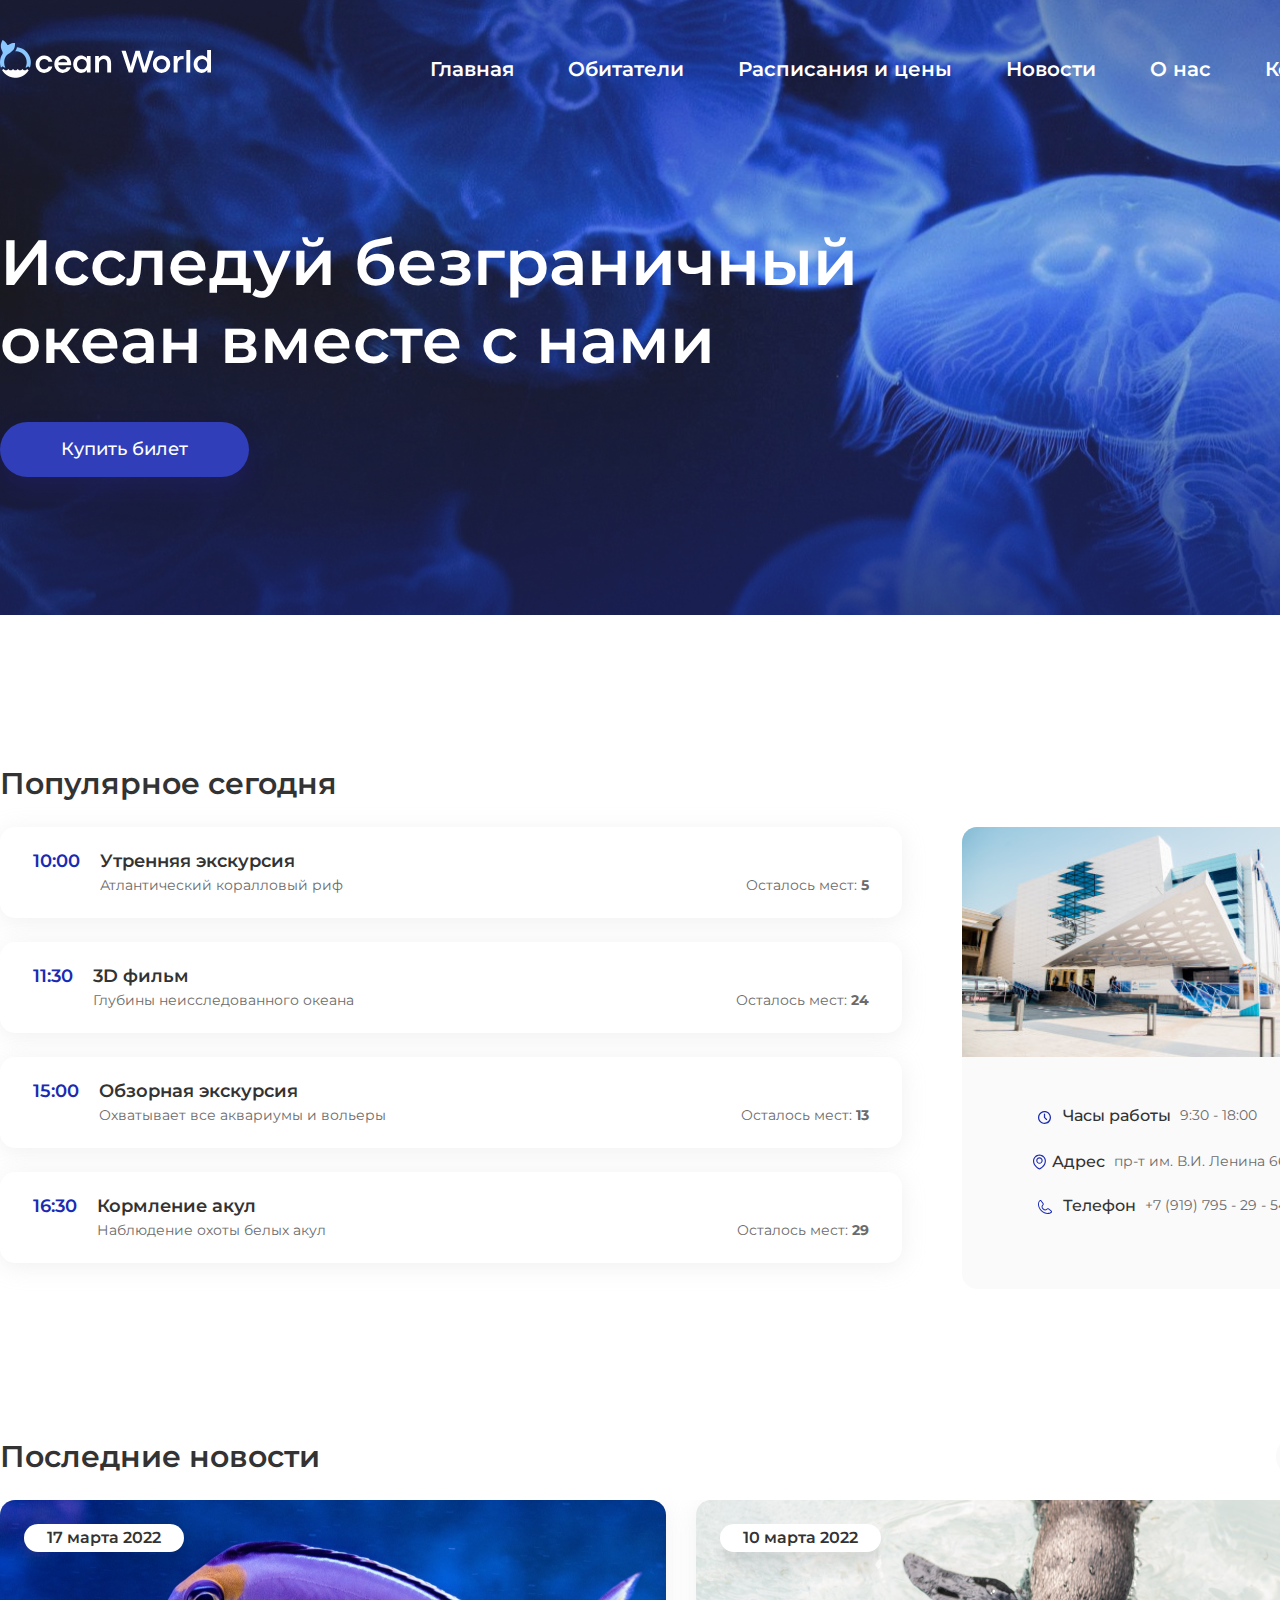
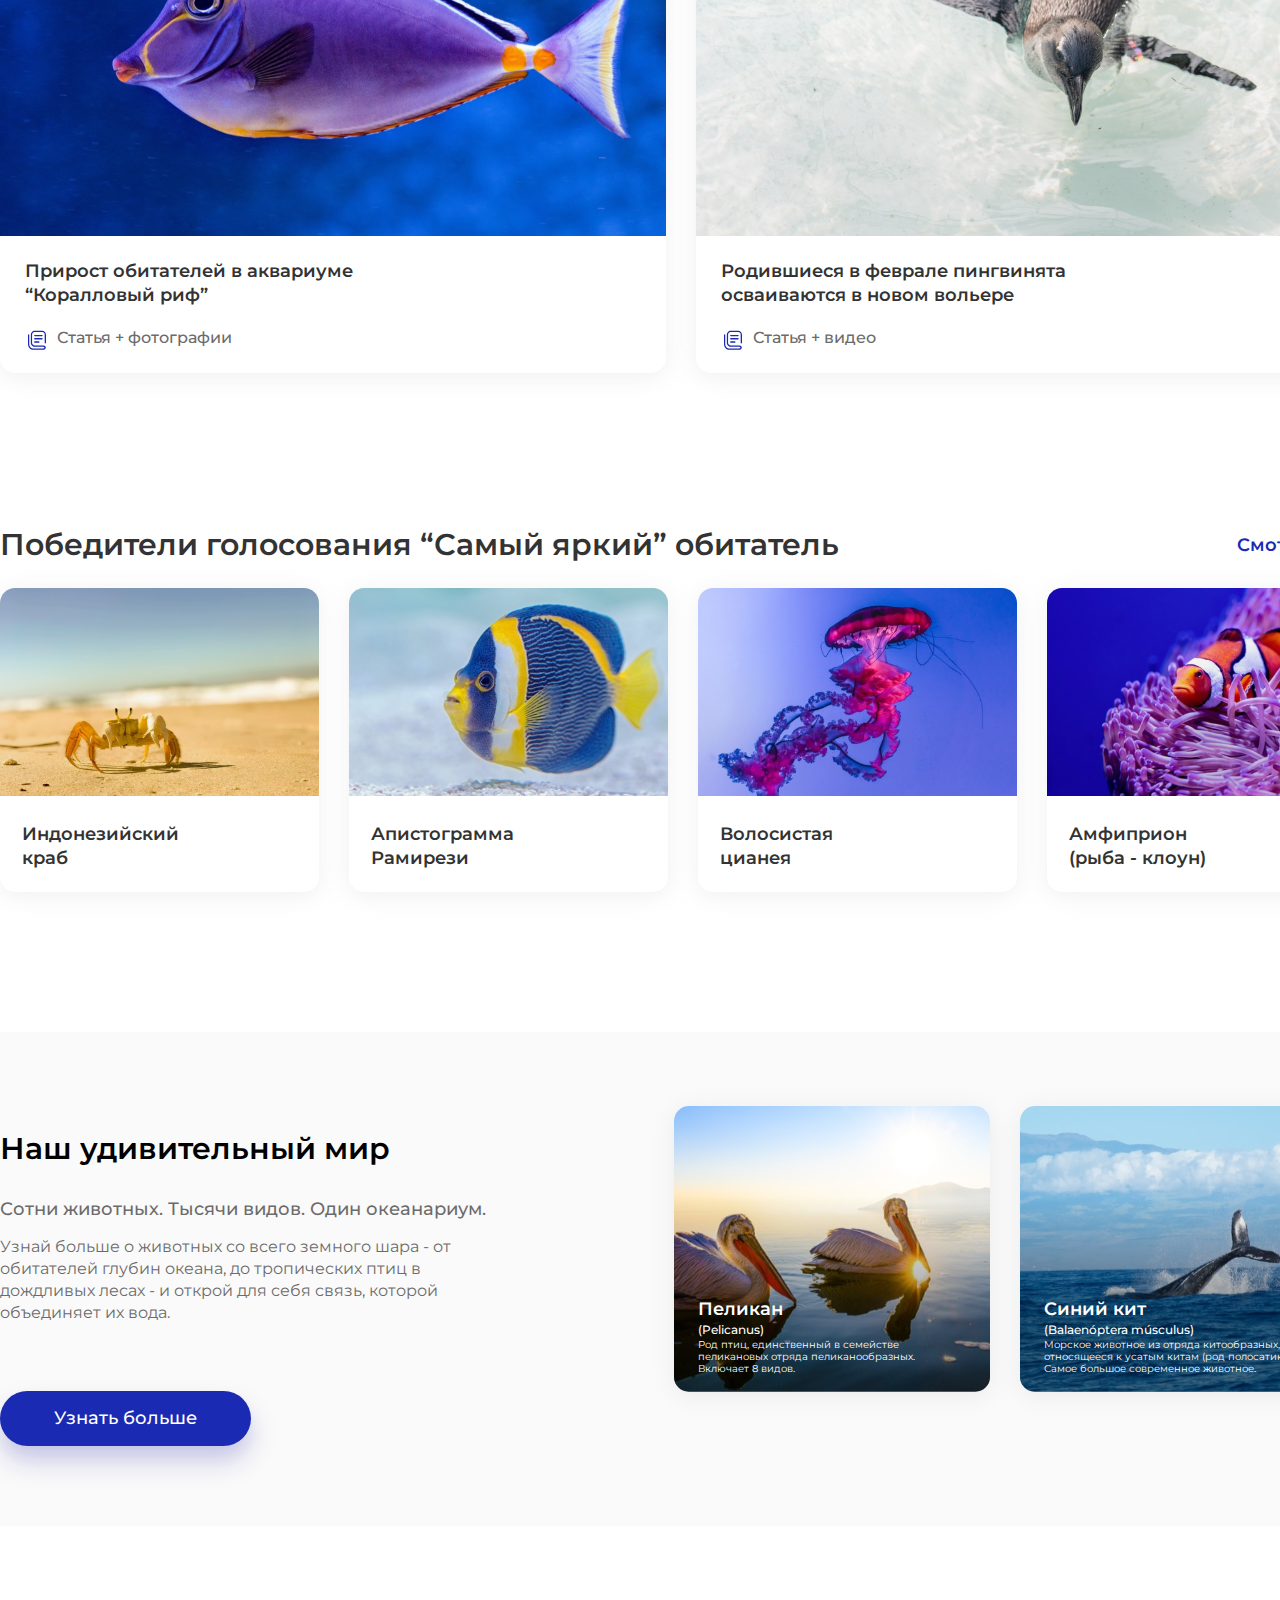
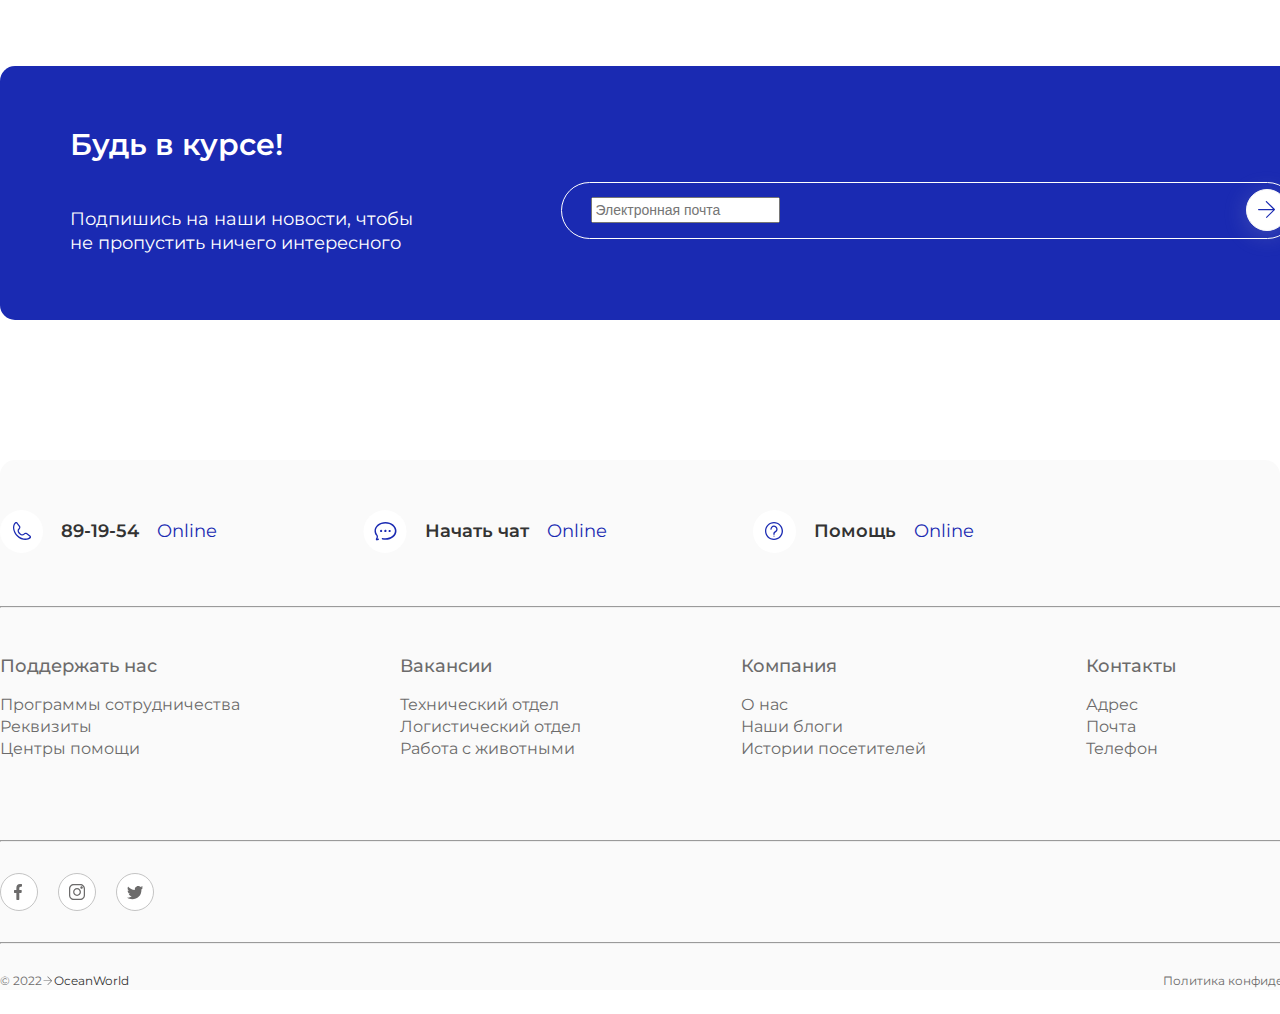
<file: homepage.html>
<!doctype html>
<html lang="ru">

<head>
    <meta charset="utf-8">
    <meta name="viewport" content="width=device-width, initial-scale=1">
    <title>Ocean World</title>
    <link rel="stylesheet" href="./css/generalStyle.css">
    <link rel="stylesheet" href="./css/homepageStyle.css">
    <link rel="stylesheet" href="./css/footerStyle.css">
    <link href="https://fonts.googleapis.com/css?family=Montserrat: 100, 200, 300, 400, 500, 600" rel="stylesheet">
</head>

<body leftmargin="0">
    <div class="header-home-page header-home-page-gradient">
        <div class="content content-header">
            <nav>
                <a class="nav-logo" href="#">
                    <img src="./img/logotype.svg" alt="">
                </a>

                <ul class="navbar-nav">
                    <li class="nav-item">
                        <a class="nav-link semibold-text" href="./homepage.html">Главная</a>
                    </li>
                    <li class="nav-item">
                        <a class="nav-link semibold-text" href="./inhabitantspage.html">Обитатели</a>
                    </li>
                    <li class="nav-item">
                        <a class="nav-link semibold-text" href="#">Расписания и цены</a>
                    </li>
                    <li class="nav-item">
                        <a class="nav-link semibold-text" href="#">Новости</a>
                    </li>
                    <li class="nav-item">
                        <a class="nav-link semibold-text" href="#">О нас</a>
                    </li>
                    <li class="nav-item">
                        <a class="nav-link semibold-text" href="#">Контакты</a>
                    </li>
                </ul>
            </nav>

            <div class="start-info">
                <h1 class="start-info-text">Исследуй безграничный океан вместе с нами</h1>

                <button class="button-fullfill start-info-button">Купить билет</button>
            </div>
        </div>
    </div>

    <div class="popular-today-block">
        <div class="content content-popular-today">
            <h2 class="main-text">Популярное сегодня</h2>

            <div class="popular-today-schedule">

                <div class="popular-today-cardlist">

                    <div class="popular-today-card text-body18 semibold-text main-text">
                        <div class="popular-today-time">10:00</div>
                        <div class="popular-today-description">
                            <div class="popular-today-description-header">Утренняя экскурсия</div>
                            <div class="text-body14 regular-text secondary-text">Атлантический коралловый риф</div>
                        </div>
                        <div class="popular-today-informaton text-body14 regular-text secondary-text">Осталось мест:
                            <b>5</b>
                        </div>
                    </div>

                    <div class="popular-today-card text-body18 semibold-text main-text">
                        <div class="popular-today-time">11:30</div>
                        <div class="popular-today-description">
                            <div class="popular-today-description-header">3D фильм</div>
                            <div class="text-body14 regular-text secondary-text">Глубины неисследованного океана</div>
                        </div>
                        <div class="popular-today-informaton text-body14 regular-text secondary-text">Осталось мест:
                            <b>24</b>
                        </div>
                    </div>

                    <div class="popular-today-card text-body18 semibold-text main-text">
                        <div class="popular-today-time">15:00</div>
                        <div class="popular-today-description">
                            <div class="popular-today-description-header">Обзорная экскурсия</div>
                            <div class="text-body14 regular-text secondary-text">Охватывает все аквариумы и вольеры
                            </div>
                        </div>
                        <div class="popular-today-informaton text-body14 regular-text secondary-text">Осталось мест:
                            <b>13</b>
                        </div>
                    </div>

                    <div class="popular-today-card text-body18 semibold-text main-text">
                        <div class="popular-today-time">16:30</div>
                        <div class="popular-today-description">
                            <div class="popular-today-description-header">Кормление акул</div>
                            <div class="text-body14 regular-text secondary-text">Наблюдение охоты белых акул</div>
                        </div>
                        <div class="popular-today-informaton text-body14 regular-text secondary-text">Осталось мест:
                            <b>29</b>
                        </div>
                    </div>

                </div>

                <div class="popular-today-infolist">
                    <img src="./img/homepage/infoimg.svg" alt="">

                    <div class="container-popular-today-infolist">
                        <div class="popular-today-infolist-block">

                            <div class="popular-today-infolist-item">
                                <img src="./img/homepage/clock icon.svg" alt="">
                                <div class="popular-today-infolist-item-title text-body16 medium-text main-text">Часы
                                    работы</div>
                                <div
                                    class="popular-today-infolist-item-information text-body14 regular-text secondary-text">
                                    9:30 - 18:00</div>
                            </div>

                            <div class="popular-today-infolist-item">
                                <img src="./img/homepage/Vector.svg" alt="">
                                <div class="popular-today-infolist-item-title text-body16 medium-text main-text">Адрес
                                </div>
                                <div
                                    class="popular-today-infolist-item-information text-body14 regular-text secondary-text">
                                    пр-т им. В.И. Ленина 66а</div>
                            </div>

                            <div class="popular-today-infolist-item">
                                <img src="./img/homepage/call icon.svg" alt="">
                                <div class="popular-today-infolist-item-title text-body16 medium-text main-text">Телефон
                                </div>
                                <div
                                    class="popular-today-infolist-item-information text-body14 regular-text secondary-text">
                                    +7 (919) 795 - 29 - 54</div>
                            </div>
                        </div>

                    </div>
                </div>

            </div>
        </div>
    </div>

    <div class="news-block">
        <div class="content content-news">
            <div class="news-start-block">
                <h2 class="main-text">Последние новости</h2>

                <div class="news-start-button-block">
                    <button id="button-arrow-left" class="button-arrow button-arrow-active button-arrow-left"></button>
                    <button id="button-arrow-right" class="button-arrow button-arrow-default button-arrow-right-default"></button>
                </div>
            </div>

            <div class="news-cardlist">

                <div class="news-card">
                    <div class="news-card-img-block">
                        <div class="news-card-img-data text-body16 semibold-text main-text">17 марта 2022</div>
                        <img class="news-card-img" src="./img/homepage/newsCard1.svg" alt="">
                    </div>

                    <div class="news-card-text-block">
                        <div class="text-body18 semibold-text main-text news-card-text-header">Прирост обитателей в
                            аквариуме “Коралловый риф”
                        </div>
                        <div class="news-card-description">
                            <img src="./img/homepage/IconNews.svg" alt="">
                            <div class="news-card-description-text text-body16 medium-text secondary-text">Статья +
                                фотографии</div>
                        </div>
                    </div>
                </div>


                <div class="news-card">
                    <div class="news-card-img-block">
                        <div class="news-card-img-data text-body16 semibold-text main-text">10 марта 2022</div>
                        <img class="news-card-img" src="./img/homepage/newsCard2.svg" alt="">
                    </div>

                    <div class="news-card-text-block">
                        <div class="text-body18 semibold-text main-text news-card-text-header">Родившиеся в феврале
                            пингвинята осваиваются в
                            новом
                            вольере</div>
                        <div class="news-card-description">
                            <img src="./img/homepage/IconNews.svg" alt="">
                            <div class="news-card-description-text text-body16 medium-text secondary-text">Статья +
                                видео
                            </div>
                        </div>
                    </div>
                </div>

                <div class="news-card">
                    <div class="news-card-img-block">
                        <div class="news-card-img-data text-body16 semibold-text main-text">9 марта 2022</div>
                        <img class="news-card-img" src="./img/homepage/newsCard3.svg" alt="">
                    </div>

                    <div class="news-card-text-block">
                        <div class="text-body18 semibold-text main-text news-card-text-header">Австралийские медузы в новом доме
                        </div>
                        <div class="news-card-description">
                            <img src="./img/homepage/IconNews.svg" alt="">
                            <div class="news-card-description-text text-body16 medium-text secondary-text">Статья +
                                фотографии</div>
                        </div>
                    </div>
                </div>

                <div class="news-card">
                    <div class="news-card-img-block">
                        <div class="news-card-img-data text-body16 semibold-text main-text">7 марта 2022</div>
                        <img class="news-card-img" src="./img/homepage/newsCard4.svg" alt="">
                    </div>

                    <div class="news-card-text-block">
                        <div class="text-body18 semibold-text main-text news-card-text-header">Статья “Удивительная жизнь скатов”
                        </div>
                        <div class="news-card-description">
                            <img src="./img/homepage/IconNews.svg" alt="">
                            <div class="news-card-description-text text-body16 medium-text secondary-text">Статья +
                                видео</div>
                        </div>
                    </div>
                </div>

                <div class="news-card">
                    <div class="news-card-img-block">
                        <div class="news-card-img-data text-body16 semibold-text main-text">5 марта 2022</div>
                        <img class="news-card-img" src="./img/homepage/newsCard5.svg" alt="">
                    </div>

                    <div class="news-card-text-block">
                        <div class="text-body18 semibold-text main-text news-card-text-header">Морские котики покорили сердца
японских туристов
                        </div>
                        <div class="news-card-description">
                            <img src="./img/homepage/IconNews.svg" alt="">
                            <div class="news-card-description-text text-body16 medium-text secondary-text">Статья +
                                фотографии</div>
                        </div>
                    </div>
                </div>

                <div class="news-card">
                    <div class="news-card-img-block">
                        <div class="news-card-img-data text-body16 semibold-text main-text">3 марта 2022</div>
                        <img class="news-card-img" src="./img/homepage/newsCard6.svg" alt="">
                    </div>

                    <div class="news-card-text-block">
                        <div class="text-body18 semibold-text main-text news-card-text-header">Сезон купания с дельфинами 
открыт
                        </div>
                        <div class="news-card-description">
                            <img src="./img/homepage/IconNews.svg" alt="">
                            <div class="news-card-description-text text-body16 medium-text secondary-text">Статья +
                                видео</div>
                        </div>
                    </div>
                </div>

            </div>
        </div>
    </div>

    <div class="contest-block">
        <div class="content content-contest">
            <div class="contest-start-block">
                <h2 class="main-text">Победители голосования “Самый яркий” обитатель</h2>

                <a class="contest-watch-more text-body18 semibold-text" href="#">Смотреть всё</a>
            </div>

            <div class="contest-line-block">
                <div class="card-contest-competitor">
                    <img src="./img/homepage/contestCard1.svg" alt="">
                    <div class="card-contest-competitor-text text-body18 semibold-text main-text">Индонезийский краб
                    </div>
                </div>

                <div class="card-contest-competitor">
                    <img src="./img/homepage/contestCard2.svg" alt="">
                    <div class="card-contest-competitor-text text-body18 semibold-text main-text">Апистограмма Рамирези
                    </div>
                </div>

                <div class="card-contest-competitor">
                    <img src="./img/homepage/contestCard3.svg" alt="">
                    <div class="card-contest-competitor-text text-body18 semibold-text main-text">Волосистая цианея
                    </div>
                </div>

                <div class="card-contest-competitor">
                    <img src="./img/homepage/contestCard4.svg" alt="">
                    <div class="card-contest-competitor-text text-body18 semibold-text main-text">Амфиприон (рыба -
                        клоун)</div>
                </div>
            </div>
        </div>
    </div>

    <div class="about-block">
        <div class="content content-about">
            <div class="about-description">
                <h2 class="about-description-heading">Наш удивительный мир</h2>
                <div class="text-body18 medium-text secondary-text">Сотни животных. Тысячи видов. Один океанариум.</div>
                <div class="text-body16 regular-text secondary-text about-description-secondary-text">Узнай больше о
                    животных со всего земного шара - от обитателей глубин океана, до тропических птиц в
                    дождливых лесах -
                    и открой для себя связь, которой объединяет их вода.</div>
                <button class="button-fullfill about-description-button">Узнать больше</button>
            </div>

            <div class="about-cardlist">
                <div class="about-card">
                    <div class="about-card-content">
                        <div class="about-card-description">
                            <div class="text-body18 semibold-text">Пеликан</div>
                            <div class="text-body12 medium-text">(Pelicanus)</div>
                            <div class="text-body10 regular-text">Род птиц, единственный в семействе пеликановых отряда
                                пеликанообразных. Включает 8 видов.</div>
                        </div>
                        <img src="./img/homepage/aboutCard1.svg" alt="">
                    </div>
                </div>

                <div class="about-card">
                    <div class="about-card-content">
                        <div class="about-card-description">
                            <div class="text-body18 semibold-text">Синий кит</div>
                            <div class="text-body12 medium-text">(Balaenóptera músculus)</div>
                            <div class="text-body10 regular-text">Морское животное из отряда китообразных, относящееся к
                                усатым китам (род полосатиков). Самое большое современное животное.</div>
                        </div>
                        <img class="about-card-img" src="./img/homepage/aboutCard2.svg" alt="">
                    </div>
                </div>
            </div>
        </div>
    </div>
    <script src='https://ajax.googleapis.com/ajax/libs/jquery/3.2.1/jquery.min.js'></script>
    <script src="https://cdn.jsdelivr.net/npm/popper.js@1.16.0/dist/umd/popper.min.js"
        integrity="sha384-Q6E9RHvbIyZFJoft+2mJbHaEWldlvI9IOYy5n3zV9zzTtmI3UksdQRVvoxMfooAo" crossorigin="anonymous">
        </script>
    <script src="https://stackpath.bootstrapcdn.com/bootstrap/4.4.1/js/bootstrap.min.js"
        integrity="sha384-wfSDF2E50Y2D1uUdj0O3uMBJnjuUD4Ih7YwaYd1iqfktj0Uod8GCExl3Og8ifwB6" crossorigin="anonymous">
        </script>
    <script src="./js/homepage-script.js"></script>
</body>

<footer>
    <div class="subscription-block">
        <div class="content content-subscription">
            <div class="subscription-text">
                <h2 class="subscription-text-header">Будь в курсе!</h2>
                <div class="text-body18 regular-text">Подпишись на наши новости, чтобы
                    не пропустить ничего интересного</div>
            </div>

            <div class="subscription-form">
                <input class="text-body14 regular-text subscription-form-text email-input"
                    placeholder="Электронная почта"></input>
                <button class="subscription-form-button"></button>
            </div>
        </div>
    </div>

    <div class="footer-container">
        <div class="contact-block">
            <div class="content content-contact">
                <div class="contact-item">
                    <img class="contact-item-element" src="./img/phoneIcon.svg" alt="">
                    <div class="text-body18 semibold-text main-text contact-item-element">89-19-54</div>
                    <div class="text-body18 regular-text contact-item-status contact-item-element">Online</div>
                </div>

                <div class="contact-item">
                    <img class="contact-item-element" src="./img/chatIcon.svg" alt="">
                    <div class="text-body18 semibold-text main-text contact-item-element">Начать чат</div>
                    <div class="text-body18 regular-text contact-item-status contact-item-element">Online</div>
                </div>

                <div class="contact-item">
                    <img class="contact-item-element" src="./img/helpIcon.svg" alt="">
                    <div class="text-body18 semibold-text main-text contact-item-element">Помощь</div>
                    <div class="text-body18 regular-text contact-item-status contact-item-element">Online</div>
                </div>
            </div>
        </div>

        <hr class="footer-hr secondary-text">

        <div class="sections-block">
            <div class="content content-sections">
                <div class="section-item">
                    <div class="text-body18 medium-text secondary-text">Поддержать нас</div>
                    <div class="section-item-list">
                        <div class="text-body16 regular-text secondary-text section-item-list-point">Программы
                            сотрудничества</div>
                        <div class="text-body16 regular-text secondary-text section-item-list-point">Реквизиты</div>
                        <div class="text-body16 regular-text secondary-text section-item-list-point">Центры помощи</div>
                    </div>
                </div>

                <div class="section-item">
                    <div class="text-body18 medium-text secondary-text">Вакансии</div>
                    <div class="section-item-list">
                        <div class="text-body16 regular-text secondary-text section-item-list-point">Технический отдел
                        </div>
                        <div class="text-body16 regular-text secondary-text section-item-list-point">Логистический отдел
                        </div>
                        <div class="text-body16 regular-text secondary-text section-item-list-point">Работа с животными
                        </div>
                    </div>
                </div>

                <div class="section-item">
                    <div class="text-body18 medium-text secondary-text">Компания</div>
                    <div class="section-item-list">
                        <div class="text-body16 regular-text secondary-text section-item-list-point">О нас</div>
                        <div class="text-body16 regular-text secondary-text section-item-list-point">Наши блоги</div>
                        <div class="text-body16 regular-text secondary-text section-item-list-point">Истории посетителей
                        </div>
                    </div>
                </div>

                <div class="section-item">
                    <div class="text-body18 medium-text secondary-text">Контакты</div>
                    <div class="section-item-list">
                        <div class="text-body16 regular-text secondary-text section-item-list-point">Адрес</div>
                        <div class="text-body16 regular-text secondary-text section-item-list-point">Почта</div>
                        <div class="text-body16 regular-text secondary-text section-item-list-point">Телефон</div>
                    </div>
                </div>
            </div>
        </div>

        <hr class="footer-hr secondary-text">

        <div class="social-network-block">
            <div class="content content-social-network">
                <div class="social-netwok-item">
                    <img class="social-netwok-item-img" src="./img/facebbok icon.svg" alt="">
                </div>

                <div class="social-netwok-item">
                    <img class="social-netwok-item-img" src="./img/instagram icon.svg" alt="">
                </div>

                <div class="social-netwok-item">
                    <img class="social-netwok-item-img" src="./img/twitter icon.svg" alt="">
                </div>
            </div>
        </div>

        <hr class="footer-hr secondary-text">

        <div class="info-block">
            <div class="content content-info">
                <div class="text-body12 regular-text secondary-text">© 2022</div>
                <img src="./img/arrowIconFooter.svg" alt="">
                <div class="text-body12 regular-text main-text">OceanWorld</div>
                <div class="text-body12 regular-text secondary-text content-info-privacy-policy">Политика
                    конфиденциальности
                </div>
            </div>
        </div>
    </div>
</footer>

</html>
</file>
<file: css/generalStyle.css>
body,
footer {
    font-family: 'Montserrat', sans-serif !important;
    font-style: normal;
    margin: 0;

    user-select: none;
    -ms-user-select: none;
    -moz-user-select: none;
    -khtml-user-select: none;
    -webkit-user-select: none;
}

.content {
    width: 1366px;
    margin-left: auto;
    margin-right: auto;
}

/*----------------------- СТИЛИ ТЕКСТА ------------------------------ */
h1 {
    font-weight: 600;
    font-size: 64px;
    line-height: 78px;
}

h2 {
    font-weight: 600;
    font-size: 30px;
    line-height: 36px;
}

h3 {
    font-weight: 600;
    font-size: 24px;
    line-height: 30px;
}

h4 {
    font-weight: 600;
    font-size: 20px;
    line-height: 26px;
}

.text-body18 {
    font-size: 18px;
    line-height: 24px;
}

.text-body16 {
    font-size: 16px;
    line-height: 22px;
}

.text-body14 {
    font-size: 14px;
    line-height: 20px;
}

.text-body12 {
    font-size: 12px;
    line-height: 18px;
}

.text-body10 {
    font-size: 10px;
    line-height: 12px;
}

.semibold-text {
    font-weight: 600;
}

.medium-text {
    font-weight: 500;
}

.regular-text {
    font-weight: 400;
}

.main-text {
    color: #333333;
}

.secondary-text {
    color: #6C6B6B
}

/*----------------------- СТИЛИ КНОПОК ------------------------------ */
.button-fullfill {
    background: #1A2AB2;
    box-shadow: 0px 16px 28px rgba(23, 20, 160, 0.18), 0px 10px 16px rgba(23, 20, 160, 0.06);
    border-radius: 50px;
    border-style: none;

    font-family: 'Montserrat', sans-serif !important;
    font-weight: 500;
    font-size: 18px;
    line-height: 24px;
    text-align: center;
    color: #FFFFFF;

    flex: none;
    order: 0;
    flex-grow: 0;
}

.button-fullfill:hover {
    background: #384CF6;
    box-shadow: 0px 16px 28px rgba(23, 20, 160, 0.18), 0px 10px 16px rgba(23, 20, 160, 0.06);
    border-radius: 50px;
    cursor: pointer;
}

.button-only-border {
    background-color: #FFFFFF;
    border-radius: 50px;
    border-style: none;

    font-family: 'Montserrat', sans-serif !important;
    font-weight: 500;
    font-size: 16px;
    line-height: 22px;
    text-align: center;

    flex: none;
    order: 0;
    flex-grow: 0;
}

.button-only-border-active{
    border: 1px solid #1A2AB2;
    color: #1A2AB2;
}

.button-only-border-disabled{
    border: 1px solid #C4C4C4;
    color: #6C6B6B;
}

.button-only-border:hover {
    border: 1px solid #384CF6;
    color: #384CF6;
    cursor: pointer;
}

.button-arrow {
    border-radius: 43px;

    width: 43px;
    height: 43px;
}

.button-arrow-active {
    background: #FFFFFF;
    border: 1px solid #FAFAFA;
    box-shadow: 0px 3.89312px 23.3587px rgba(189, 189, 189, 0.23);
}

.button-arrow-active:hover {
    background: #7EC1FF;
    cursor: pointer;
}

.button-arrow-default {
    background: #FAFAFA;
    border: 1px solid #FAFAFA;
}

.button-arrow-left {
    background-image: url(../img/leftArrowIcon.svg);
    background-repeat: no-repeat;
    background-position: center;
}

.button-arrow-left:hover {
    background-image: url(../img/leftArrowIconHOVER.svg);
    background-repeat: no-repeat;
    background-position: center;
    cursor: pointer;
}

.button-arrow-left-default {
    background-image: url(../img/leftArrowIconDefault.svg);
    background-repeat: no-repeat;
    background-position: center;
}

.button-arrow-right {
    background-image: url(../img/rightArrowIcon.svg);
    background-repeat: no-repeat;
    background-position: center;
}

.button-arrow-right:hover {
    background-image: url(../img/rightArrowIconHOVER.svg);
    background-repeat: no-repeat;
    background-position: center;
    cursor: pointer;
}

.button-arrow-right-default {
    background-image: url(../img/rightArrowIconDefault.svg);
    background-repeat: no-repeat;
    background-position: center;
}

/*----------------------- БЛОК НАВИГАЦИОННОЙ ПАНЕЛИ ------------------------------ */
.content-header {
    padding: 40px 0;
}

.header-home-page-gradient {
    background: linear-gradient(0deg, rgba(0, 8, 75, 0.8) 0%, rgba(0, 8, 75, 0.08) 52.4%, rgba(0, 8, 75, 0.4) 100%);
    opacity: 0.9;
}

.navbar-nav {
    list-style-type: none;
    float: right;
}

.nav-logo {
    cursor: default
}

.nav-link {
    color: #fff;
    font-size: 20px;
    line-height: 26px;
    padding-left: 50px;
    text-decoration: none;
}

.nav-link:hover {
    color: #D9EDFF;
    text-decoration-line: underline;
    cursor: pointer;
}

.nav-item {
    display: inline;
}

.start-info {
    width: 967px;
    padding: 98px 0;
}

.start-info-text {
    color: #fff;
}

.start-info-description {
    color: #FFFFFF;
    width: 866px;
}

.start-info-button {
    padding: 15.5px 61px;
}
</file>
<file: css/homepageStyle.css>
/*----------------------- БЛОК НАВИГАЦИОННОЙ ПАНЕЛИ ------------------------------ */
.header-home-page {
    background-image: url(../img/homepage/bg.jpg);
    background-size: cover;
}

/*----------------------- БЛОК ПОПУЛЯРНОЕ СЕГОДНЯ ------------------------------ */
.content-popular-today {
    padding: 126px 0;
}

.popular-today-schedule {
    display: flex;
}

.popular-today-cardlist {
    width: 100%;
    margin-right: 60px;
}

.popular-today-card {
    background: #FFFFFF;
    box-shadow: 0px 3.89312px 23.3587px rgba(189, 189, 189, 0.23);
    border-radius: 15px;
    display: flex;
    padding: 22px 33px 23px;
    margin-bottom: 24px;
}

.popular-today-card:hover {
    box-shadow: 0px 10.89px 46px rgba(56, 76, 246, 0.18);
    cursor: pointer;
}

.popular-today-time {
    color: #1A2AB2;
    margin-right: 20px;
}

.popular-today-description-header {
    margin-bottom: 2px;
}

.popular-today-infolist {
    margin-left: auto;
    background: #FAFAFA;
    border-radius: 15px;
}

.popular-today-informaton {
    margin-left: auto;
    margin-top: auto;
}

.container-popular-today-infolist {
    display: flex;
    align-items: center;
    align-content: center;
    justify-content: center;
    overflow: auto;
}

.popular-today-infolist-block {
    margin: 44px auto 48px auto;
    display: block;
}

.popular-today-infolist-item {
    display: flex;
    margin-bottom: 22px;
}

.popular-today-infolist-item-title {
    margin-left: 6px;
}

.popular-today-infolist-item-information {
    margin-left: 9px;
}

/*---------------------— БЛОК НОВОСТНОЙ ЛЕНТЫ —--------------------------— */

.news-start-block {
    display: flex;
    align-items: center;
}

.news-start-button-block {
    margin-left: auto;
}

.news-cardlist {
    overflow: hidden;
    padding-bottom: 129px;
    transition: margin-left 250ms;
    display: flex;
}

.news-card {
    display: flex;
    flex-direction: column;
    align-items: flex-start;
    background: #FFFFFF;
    box-shadow: 0px 3.89312px 23.3587px rgba(189, 189, 189, 0.23);
    border-radius: 15px;
    width: max-content;
    margin-right: 30px;
}

.news-card:hover {
    box-shadow: 0px 10.89px 46px rgba(56, 76, 246, 0.18);
    cursor: pointer;
}

.news-card-img-block {
    position: relative;
}

.news-card-img-data {
    background: #FFFFFF;
    box-shadow: 0px 20px 13px rgba(17, 15, 15, 0.05), 0px 8.14815px 6.51852px rgba(17, 15, 15, 0.0392593);
    border-radius: 50px;
    padding: 3px 23px;
    width: max-content;
    position: absolute;
    margin: 24px;
}

.news-card-img {
    z-index: -1;
}

.news-card-text-block {
    margin-top: 19px;
    margin-left: 25px;
}

.news-card-text-header {
    width: 360px;
}

.news-card-description {
    margin-top: 20px;
    margin-bottom: 20px;
    display: flex;
}

.news-card-description-text {
    margin-left: 8px;
}

/*---------------------— БЛОК РЕЗУЛЬТАТОВ ГОЛОСОВАНИЯ —--------------------------— */
.contest-block {
    margin-bottom: 140px;
}

.contest-start-block {
    display: flex;
    align-items: center;
}

.contest-watch-more {
    margin-left: auto;
    text-decoration: none;
    color: #1A2AB2;
}

.contest-watch-more:hover {
    color: #384CF6;
    cursor: pointer;
}

.contest-line-block {
    display: flex;
}

.card-contest-competitor {
    background: #FFFFFF;
    box-shadow: 0px 3.89312px 23.3587px rgba(189, 189, 189, 0.23);
    border-radius: 15px;
    width: max-content;
    margin-right: 30px;
}

.card-contest-competitor:hover {
    box-shadow: 0px 10.89px 46px rgba(56, 76, 246, 0.18);
    cursor: pointer;
}

.card-contest-competitor-text {
    padding: 22px;
    width: 170px;
}

/*---------------------— БЛОК ИНФОРМАЦИИ О МИРЕ —--------------------------— */
.about-block {
    padding-top: 74px;
    padding-bottom: 80px;
    margin-bottom: 140px;
    margin-top: 12px;
    background: #FAFAFA;
}

.content-about {
    display: flex;
}

.about-description {
    width: 550px;
    margin-right: 174px;
}

.about-description-heading {
    margin-bottom: 30px;
}

.about-description-secondary-text {
    margin: 15px 0 67px 0;
}

.about-description-button {
    padding: 15.5px 54px;
}

.content-news { 
    overflow: hidden;
}

.about-cardlist {
    display: flex;
}

.about-card {
    background: #FFFFFF;
    box-shadow: 0px 3.89312px 23.3587px rgba(189, 189, 189, 0.23);
    border-radius: 15px;
    margin-right: 30px;
    height: 286px;
}

.about-card:hover {
    box-shadow: 0px 10.89px 46px rgba(56, 76, 246, 0.18);
    cursor: pointer;
}

.about-card-content {
    position: relative;
}

.about-card-description {
    color: #FFFFFF;
    position: absolute;
    top: 190.5px;
    width: 260px;
    margin-left: 24px
}
</file>
<file: css/footerStyle.css>
.footer-container {
    background: #FAFAFA;
    border-radius: 15px 15px 0px 0px;
}

/*---------------------— БЛОКИ ПОДВАЛА САЙТА —--------------------------— */
.footer-hr {
    width: 1366px;
}

/*---------------------— БЛОК ПОДПИСКИ НА НОВОСТИ —--------------------------— */
.subscription-block {
    margin-bottom: 140px;
}

.content-subscription {
    background-color: #1A2AB2;
    border-radius: 15px;
    color: #FFFFFF;
    display: flex;
}

.subscription-text {
    margin: 61px 145.5px 65px 70px;
}

.subscription-text-header {
    margin-top: 0;
    margin-bottom: 44px;
}

.subscription-form {
    border: 1.5px solid #FFFFFF;
    border-radius: 50px;
    margin: 116px 70px 69px 0;
    height: 55px;
    width: 100%;
    display: flex;
    align-items: center;
    padding: 0 7.5px 0 29px;
}

.subscription-form-button {
    border-radius: 50px;
    width: 42px;
    height: 42px;
    background: #FFFFFF;
    border: 1px solid #FAFAFA;
    box-shadow: 0px 3.89312px 23.3587px rgba(189, 189, 189, 0.23);
    background-image: url(../img/arrowIcon.svg);
    background-repeat: no-repeat;
    background-position: center;
    margin-left: auto;
}

.subscription-form-button:hover {
    background: #7EC1FF;
    border: 1px solid #7EC1FF;
    background-image: url(../img/arrowIconHOVER.svg);
    background-repeat: no-repeat;
    background-position: center;
    cursor: pointer;
}

/*---------------------— БЛОК C КОНТАКТАМИ —--------------------------— */
.contact-block {
    padding-top: 50px;
    margin-bottom: 53px;
}

.content-contact {
    display: flex;
}

.contact-item {
    display: flex;
    align-items: center;
    margin-right: 128px;
}

.contact-item-element {
    margin-right: 18px;
}

.contact-item-status {
    color: #1A2AB2;
}

/*---------------------— БЛОК C ПОЛЕЗНЫМИ РАЗДЕЛАМИ —--------------------------— */
.sections-block {
    margin-top: 46px;
    margin-bottom: 80px;
}

.content-sections {
    display: flex;
}

.section-item {
    margin-right: 160px;
}

.section-item-list {
    margin-top: 16px;
}

/*---------------------— БЛОК C CОЦИАЛЬНЫМИ СЕТЯМИ —--------------------------— */
.social-network-block {
    margin: 31px 0;
}

.content-social-network {
    display: flex;
}

.social-netwok-item {
    width: 36px;
    height: 36px;
    background: #FFFFFF;
    border: 1px solid #C4C4C4;
    border-radius: 36px;
    display: flex;
    margin-right: 20px;
}

.social-netwok-item-img {
    display: block;
    padding: 6px;
}

/*---------------------— БЛОК ИНФОРМАЦИИ ПОДВАЛА —--------------------------— */
.info-block {
    margin: 28px 0 24px 0;
}

.content-info {
    display: flex;
}

.content-info-privacy-policy {
    margin-left: auto;
}
</file>
